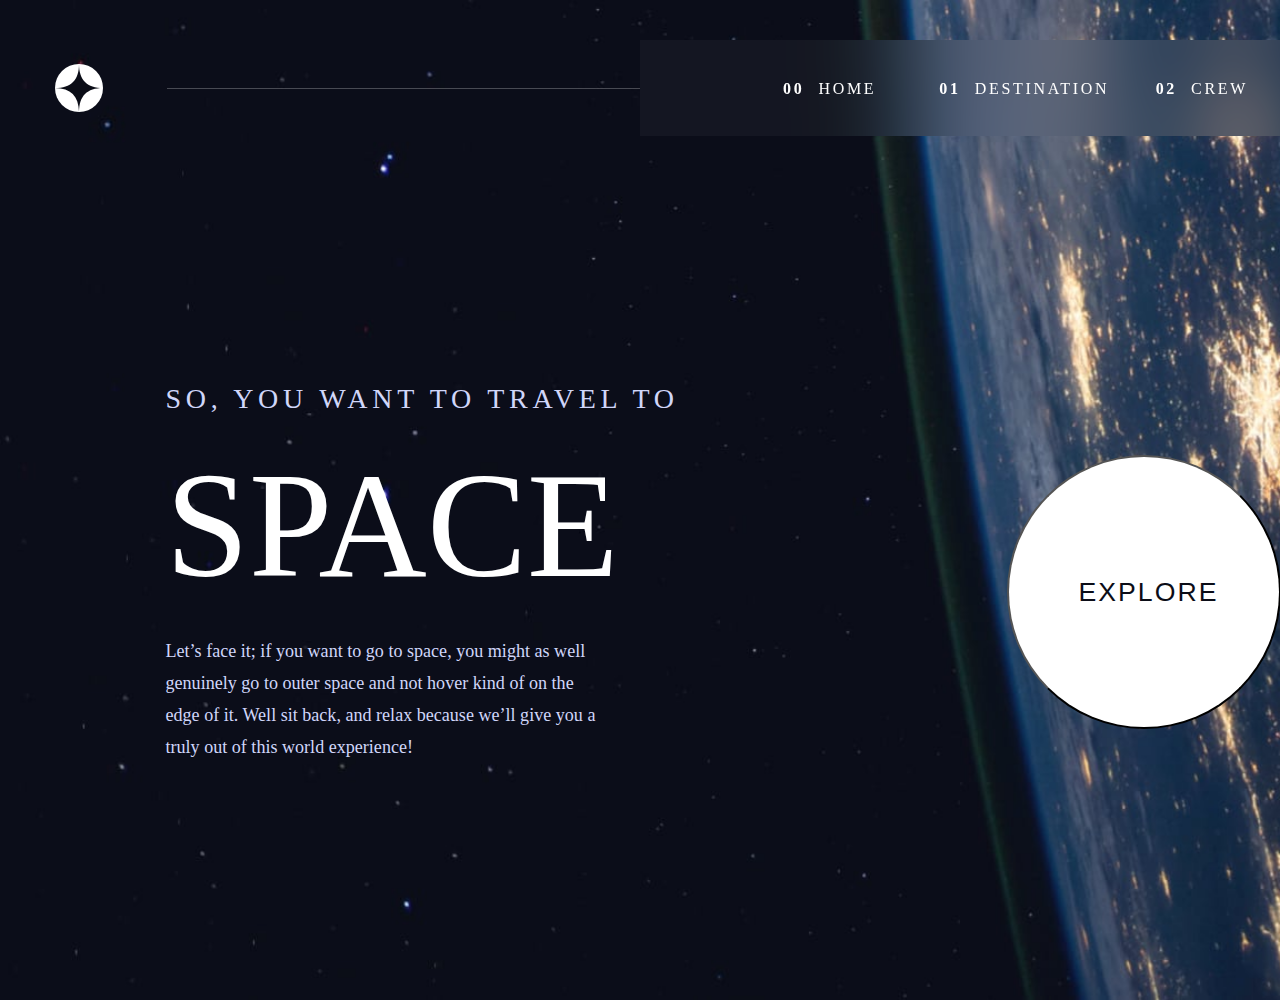
<file: index.html>
<!DOCTYPE html>
<html lang="en">
<head>
  <meta charset="UTF-8">
  <meta name="viewport" content="width=device-width, initial-scale=1.0">
  <title>Space tourism website</title>
  <link rel="stylesheet" href="styles/style.css">
  <script type="module" src="js/script.js"></script>
</head>
<body>

  <button class="mobile-nav-toggle" aria-controls="atributes-nav-links" aria-expanded="false">
    <span class="sr-only"></span>
  </button>

  <nav class="nav-atributes">
    <img id="atributes-shared-logo" src="/assets/shared/logo.svg" alt="Photo of an logo">
    <img id="rectangle-atributes" src="/assets/shared/Rectangle.png" alt="Photo of an rectangle">
    <div class="div-for-nav-links">
    <ul id="atributes-nav-links" data-visible="false">
      <li class="margin-right-lis"><a id="margin-left-first-link" href="index.html"><b id="delete-in-tablet">00</b> Home</a></li>
      <li class="margin-right-lis"><a id="margin-second-link" href="destination.html"><b id="delete-in-tablet">01</b> Destination</a></li>
      <li class="margin-right-lis"><a id="margin-third-link" href="crew.html"><b id="delete-in-tablet">02</b> Crew</a></li>
      <li class="margin-right-lis"><a id="margin-fourth-link" href="technology.html"><b id="delete-in-tablet">03</b> Technology</a></li>
    </ul>
  </div>
  </nav>
<div class="first-page-div-separations">
  <div class="atributes-left-div-fpage">
    <h4 id="h4-fpage">SO, YOU WANT TO TRAVEL TO</h4>
    <h1 id="h1-fpage">SPACE</h1>
    <p id="pleft-fpage">Let’s face it; if you want to go to space, you might as well genuinely go to 
  outer space and not hover kind of on the edge of it. Well sit back, and relax 
  because we’ll give you a truly out of this world experience!
    </p>
  </div>
  <div id="only-for-tablet">
    <button id="atributes-explore"><p id="span-in-explore">EXPLORE</p></button>
  </div>
</div>
<script type="module" src="js/script.js"></script>
</body>
</html>
</file>
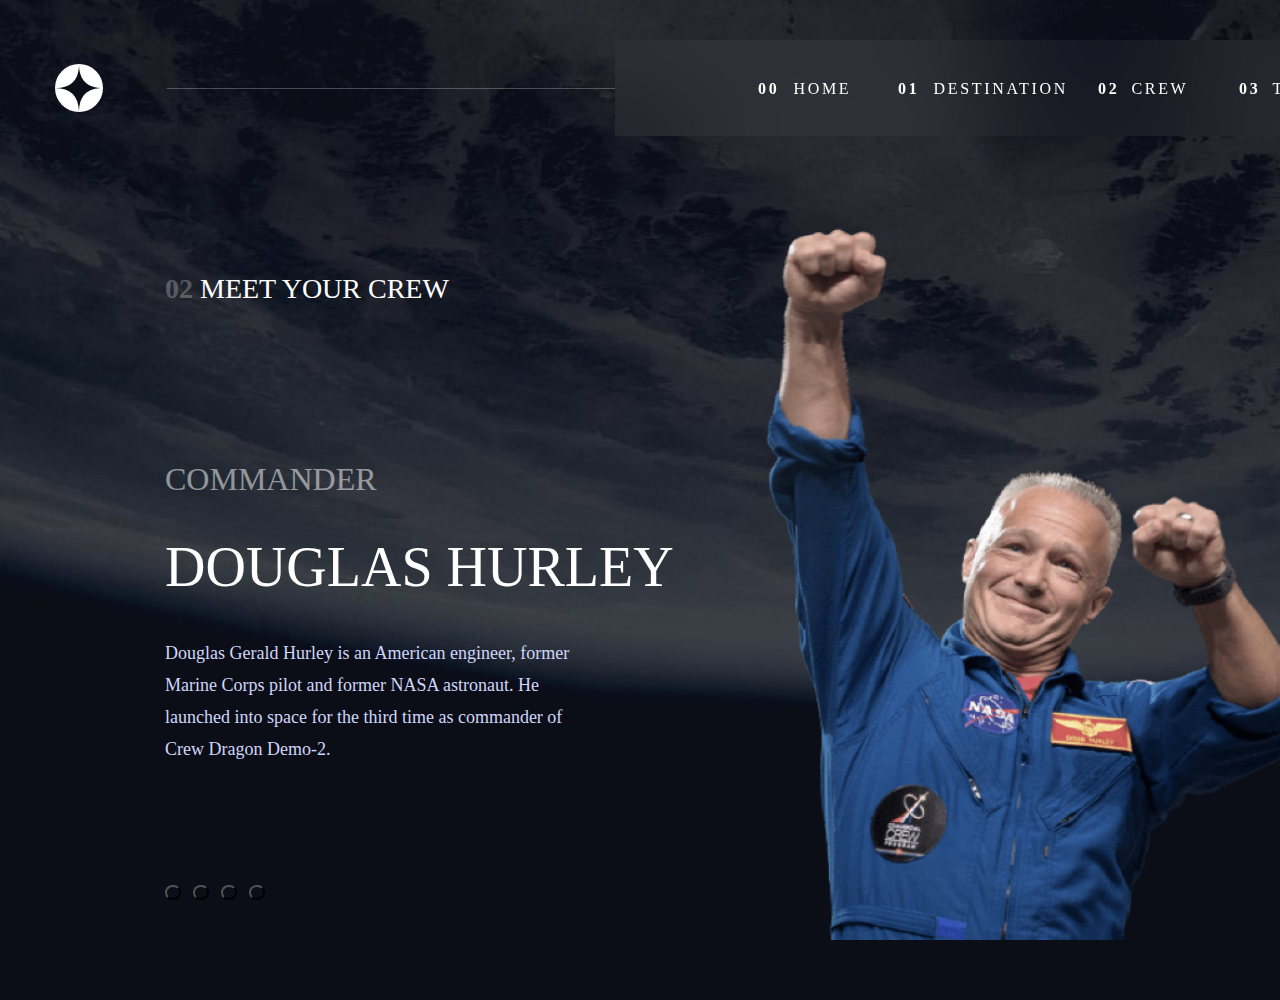
<file: crew.html>
<!DOCTYPE html>
<html lang="en">
<head>
    <meta charset="UTF-8">
    <meta name="viewport" content="width=device-width, initial-scale=1.0">
    <title>Crew</title>
    <link rel="stylesheet" href="styles/crew.css">
    
    <script type="module" src="js/crew.js"></script>
    <script type="module" src="js/script.js" ></script>
</head>
<body>
    <body>

      <button class="mobile-nav-toggle" aria-controls="atributes-nav-links" aria-expanded="false">
        <span class="sr-only"></span>
      </button>

        <nav class="nav-atributes">
            <img id="atributes-shared-logo" src="/assets/shared/logo.svg" alt="Photo of an logo">
            <img id="rectangle-atributes" src="/assets/shared/Rectangle.png" alt="Photo of an rectangle">
            <ul id="atributes-nav-links" data-visible="false">
              <li class="margin-right-lis"><a id="margin-left-first-link" href="index.html"><b id="delete-in-tablet">00</b> Home</a></li>
              <li class="margin-right-lis"><a id="margin-second-link" href="destination.html"><b id="delete-in-tablet">01</b> Destination</a></li>
              <li class="margin-right-lis"><a id="margin-third-link" href="crew.html"><b id="delete-in-tablet">02</b> Crew</a></li>
              <li class="margin-right-lis"><a id="margin-fourth-link" href="technology.html"><b id="delete-in-tablet">03</b> Technology</a></li>
            </ul>
          </nav>
    
          <div class="flex-row-crew">
          <div class="margin-left-from-leftp">
            <div class="atributes-fdiv-left">
              <h5 id="h5-crew"><b id="number-h5-crew">02</b> Meet your crew</h5>
            </div>
            <div class="margin-top-second-div-crew">
                <span id="commander-crew">COMMANDER</span>
                <h1 id="h1-left-div">DOUGLAS HURLEY</h1>
                <p id="paragraph-left-div-crew">Douglas Gerald Hurley is an American engineer, former
                 Marine Corps pilot and former NASA astronaut. He
                  launched into space for the third time as commander of
                   Crew Dragon Demo-2.
                </p>
            </div>
            <div class="frow-crew-buttons">
              <button id="first-button-crew"></button>
              <button id="second-button-crew"></button>
              <button id="third-button-crew"></button>
              <button id="fourth-button-crew"></button>
            </div>
          </div>
          <div>
            <h5 id="h5-crew-hidden-for-desktop"><b id="number-h5-crew">02</b> Meet your crew</h5>
            <img id="crew-members-photos" src="assets/crew/image-douglas-hurley.png" alt="Photo of Mr. Douglas">
          </div>
        </div>
    </body>
</body>
</html>
</file>
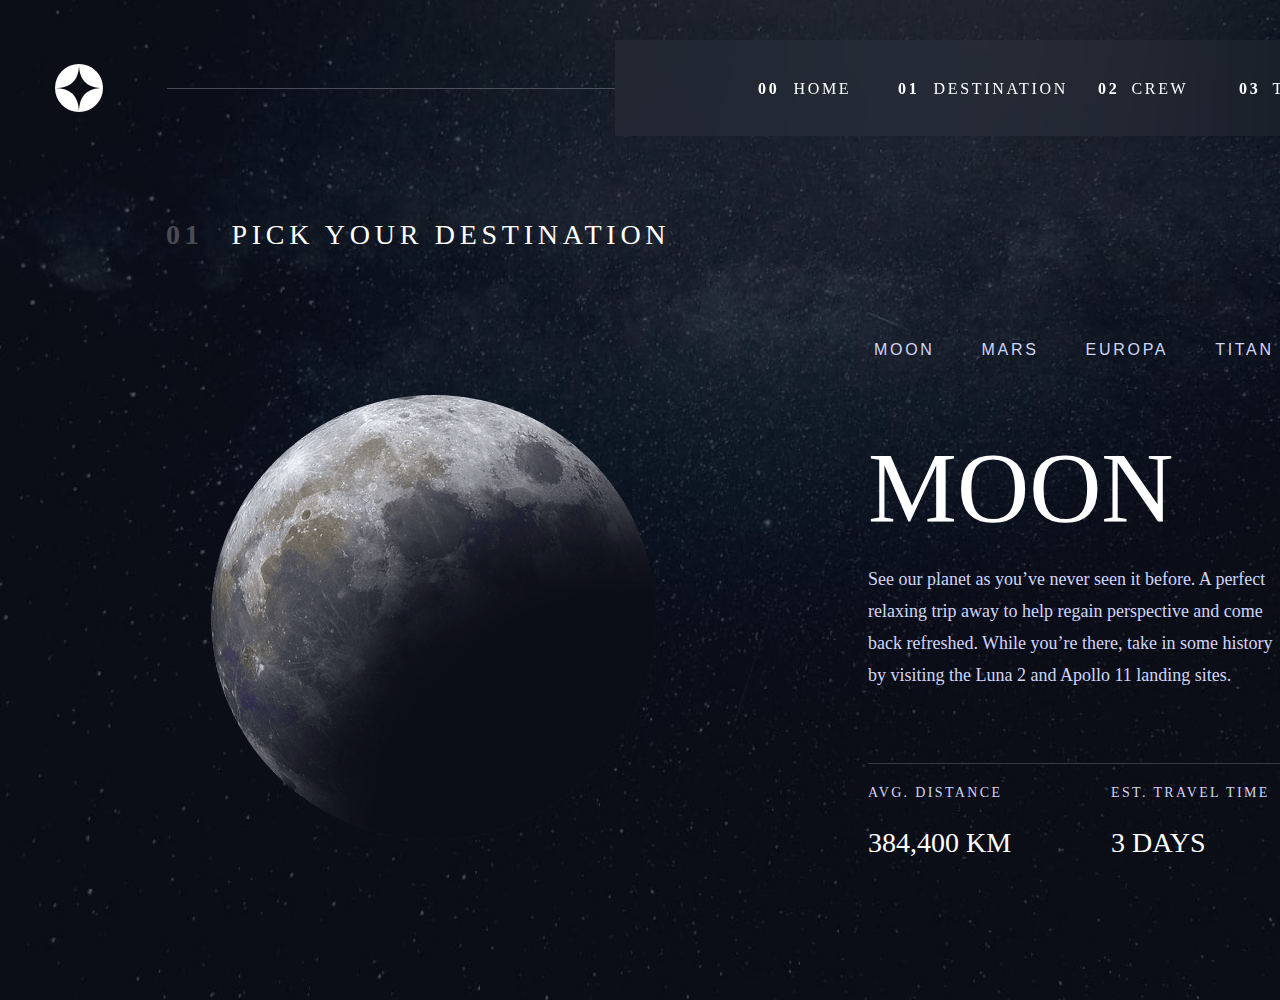
<file: destination.html>
<!DOCTYPE html>
<html lang="en">
<head>
    <meta charset="UTF-8">
    <meta name="viewport" content="width=device-width, initial-scale=1.0">
    <title>Destination</title>
    <link rel="stylesheet" href="/styles/destination.css">
    <script type="module" src="/js/destination.js"></script>
    <script type="module" src="js/script.js" ></script>
</head>
<body>

  <button class="mobile-nav-toggle" aria-controls="atributes-nav-links" aria-expanded="false">
    <span class="sr-only"></span>
  </button>

    <nav class="nav-atributes">
        <img id="atributes-shared-logo" src="/assets/shared/logo.svg" alt="Photo of an logo">
        <img id="rectangle-atributes" src="/assets/shared/Rectangle.png" alt="Photo of an rectangle">
        <ul id="atributes-nav-links" data-visible="false">
          <li class="margin-right-lis"><a id="margin-left-first-link" href="index.html"><b id="delete-in-tablet">00</b> Home</a></li>
          <li class="margin-right-lis"><a id="margin-second-link" href="destination.html"><b id="delete-in-tablet">01</b> Destination</a></li>
          <li class="margin-right-lis"><a id="margin-third-link" href="crew.html"><b id="delete-in-tablet">02</b> Crew</a></li>
          <li class="margin-right-lis"><a id="margin-fourth-link" href="technology.html"><b id="delete-in-tablet">03</b> Technology</a></li>
        </ul>
      </nav>

      <div class="dflex-row-direction">
        <div class="display-flex-and-flex-direction">
          <h5 id="h5-destination"><b id="number-h5-crew">01</b> PICK YOUR DESTINATION</h5>
          <div id="atributes-div-moon">
          <img id="atributes-moon-photo" src="assets/destination/image-moon.png" alt="">
        </div>
        </div>
        <div class="mini-nav-right-part-margin-left">
          <div>
          <nav class="mini-nav">
            <ul class="direction-row-ul-mini-nav">
              <li class="atributes-lists-mini-nav"><button class="text-decoration-none" id="moon" href="">MOON</button></li>
              <li class="atributes-lists-mini-nav"><button class="text-decoration-none" id="mars" href="">MARS</button></li>
              <li class="atributes-lists-mini-nav"><button class="text-decoration-none" id="europa" href="">EUROPA</button></li>
              <li class="atributes-lists-mini-nav"><button class="text-decoration-none" id="titan" href="">TITAN</button></li>
            </ul>
          </nav>
        </div>
        
          <div class="margins-top-moon">
            <span id="h1-moon-destination">MOON</span>
            <p id="paragraph-destination-moon">See our planet as you’ve never seen it before. A perfect
               relaxing trip away to help regain perspective and come
                back refreshed. While you’re there, take in some history
                 by visiting the Luna 2 and Apollo 11 landing sites.</p>
            <img id="rectangle-atributes-moon" src="assets/shared/Rectangle-moon.png" alt="Photo of an rectangle">
            <div class="last-thing-in-right-div">
              <div id="margins-and-others1">
                <p class="atributes-text-moon" id="p1-left">AVG. DISTANCE</p>
                <p class="last-paragraph-moon" id="p2-left">384,400 km</p>
              </div>
              <div id="margins-and-others2">
                <p class="atributes-text-moon" id="p1-right">Est. travel time</p>
                <p class="last-paragraph-moon" id="p2-right">3 days</p>
              </div>
            </div>
          </div>
        </div>
      </div>
</body>
</html>
</file>
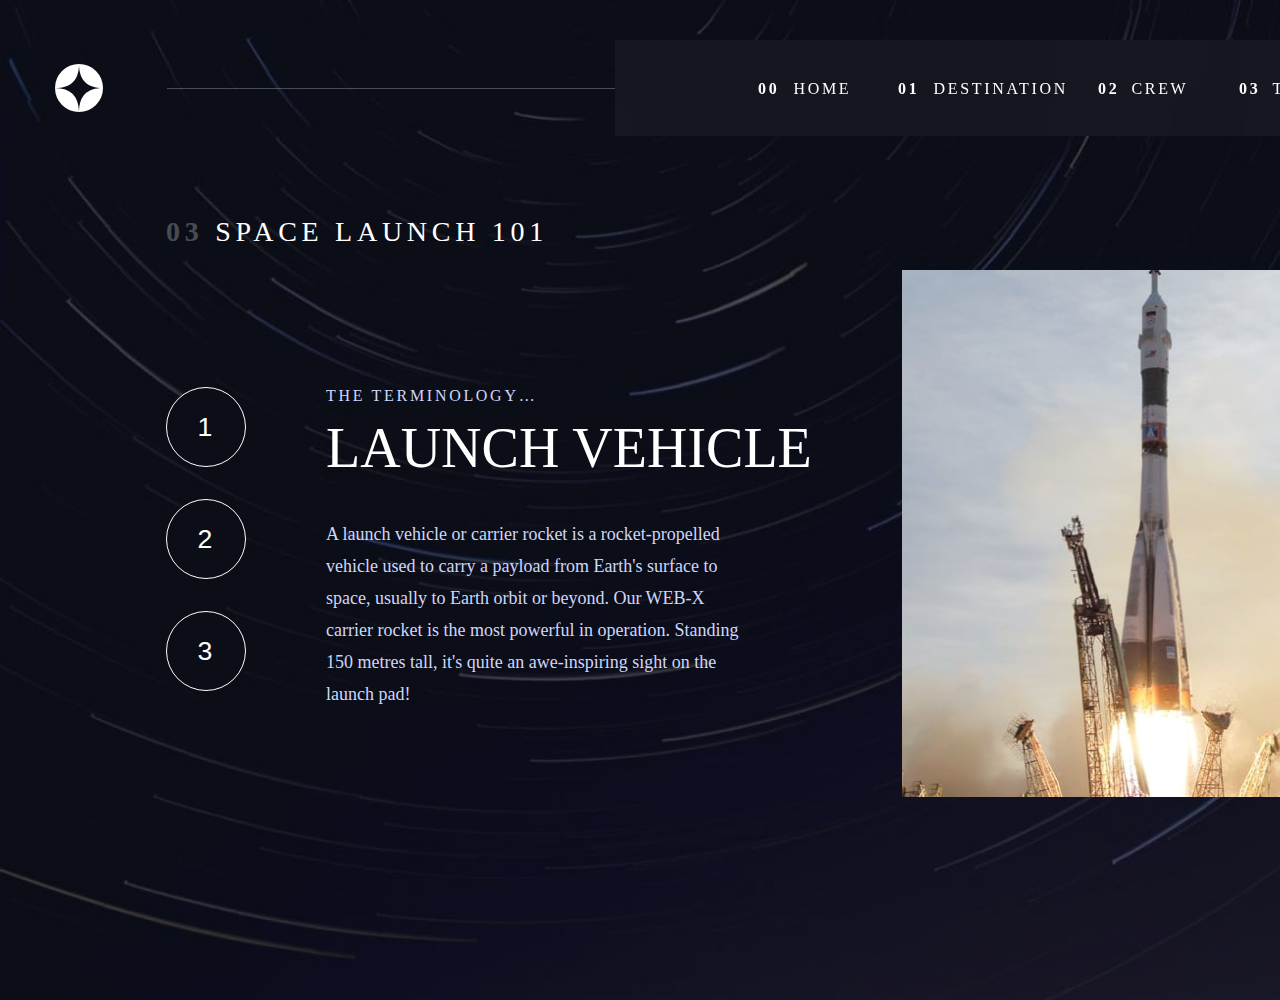
<file: technology.html>
<!DOCTYPE html>
<html lang="en">
<head>
    <meta charset="UTF-8">
    <meta name="viewport" content="width=device-width, initial-scale=1.0">
    <title>Technology</title>
    <link rel="stylesheet" href="styles/technology.css">
    <script type="module" src="js/technology.js"></script>
    <script type="module" src="js/script.js" ></script>
</head>
<body>
    <body>

      <button class="mobile-nav-toggle" aria-controls="atributes-nav-links" aria-expanded="false">
        <span class="sr-only"></span>
      </button>

        <nav class="nav-atributes">
            <img id="atributes-shared-logo" src="/assets/shared/logo.svg" alt="Photo of an logo">
            <img id="rectangle-atributes" src="/assets/shared/Rectangle.png" alt="Photo of an rectangle">
            <ul id="atributes-nav-links" data-visible="false">
              <li class="margin-right-lis"><a id="margin-left-first-link" href="index.html"><b id="delete-in-tablet">00</b> Home</a></li>
              <li class="margin-right-lis"><a id="margin-second-link" href="destination.html"><b id="delete-in-tablet">01</b> Destination</a></li>
              <li class="margin-right-lis"><a id="margin-third-link" href="crew.html"><b id="delete-in-tablet">02</b> Crew</a></li>
              <li class="margin-right-lis"><a id="margin-fourth-link" href="technology.html"><b id="delete-in-tablet">03</b> Technology</a></li>
            </ul>
          </nav>
    
          
          <div class="atributes-fdiv-technology">
            <h5 id="h5-technology"><b id="number-h5-technology">03</b> SPACE LAUNCH 101</h5>
          </div>   
          <div class="drow-technology">
          <div class="flex-row-technology">
            <div class="display-flex-column-buttons">
                <button onclick="changeTheButtonsAspects()" id="button1-techno"><b class="numbers-techno">1</b></button>
                <button id="button2-techno"><b class="numbers-techno">2</b></button>
                <button id="button3-techno"><b class="numbers-techno">3</b></button>
            </div>
            <div class="margin-top-technology-second-div">
                <span id="span-technology">THE TERMINOLOGY…</span>
                <h1 id="h1-technology">LAUNCH VEHICLE</h1>
                <p id="paragraph-technology">A launch vehicle or carrier rocket is a rocket-propelled vehicle used to carry a payload from Earth's surface to space, usually to Earth orbit or beyond. Our WEB-X carrier rocket is the most powerful in operation. Standing 150 metres tall, it's quite an awe-inspiring sight on the launch pad!</p>
            </div>
          </div>

          <div id="atributes-div-photo-techno">
            <img id="rocket-techno" src="assets/technology/image-launch-vehicle-portrait.jpg" alt="Photo of a launching rocket">
        </div>
        </div>
        <script type="module" src="./js/script.js"></script>
        <script type="module" src="./js/technology.js"></script>
</body>
</html>
</file>
<file: styles/style.css>
:root {
  --white: #fff;
  --light-purple: #d0d6f9;
  --light-black: #0b0d17;
}

.nav-atributes {
  display: flex;
  flex-direction: row;
  margin-left: 55px;
  width: 1385px;
  height: 96px;
}

#atributes-shared-logo {
  width: 48px;
  height: 48px;
  margin-top: 64px;
}

#only-for-tablet {
  display: block;
}

#rectangle-atributes {
  width: 473px;
  height: 1px;
  opacity: 0.2515;
  background: var(--white);
  /* justify-content: center;
  align-items: center; */
  margin-top: 88px;
  margin-left: 64px;
  position: relative;
  overflow: visible;
}

body {
  background-image: url("/assets/home/background-home-desktop.jpg");
  background-repeat: no-repeat;
  background-size: cover;
  color: var(--light-black);
  width: 1440px;
  height: 1000px;
  margin: 0;
}

#atributes-nav-links {
  display: flex;
  justify-content: space-between;
  flex-direction: row;
  width: 830px;
  height: 96px;
  background: rgba(255, 255, 255, 0.04);
  backdrop-filter: blur(40.774227142333984px);
  margin-top: 40px;
  /* margin-left: -25px; */
  overflow: hidden;
}

.mobile-nav-toggle {
  display: none;
}

#margin-left-first-link {
  display: flex;
  align-items: center;
  margin-left: 103px;
  letter-spacing: 2.7px;
  line-height: normal;
  height: 19px;
  width: 70px;
  text-decoration: none;
  color: var(--white);
  gap: 14px;
  text-transform: uppercase;
  border: none;
}

#delete-in-tablet {
  text-decoration: none;
  border: none;
}

.margin-right-lis b :hover {
  border: none;
  text-decoration: none;
}

/* ul :active {
  border-bottom: 3px solid #fff;
} */

#margin-second-link {
  display: flex;
  width: 130px;
  height: 19px;
  align-items: center;
  gap: 14px;
  font-size: 1em;
  font-weight: 400;
  font-style: normal;
  line-height: normal;
  letter-spacing: 2.7px;
  text-decoration: none;
  color: var(--white);
  text-transform: uppercase;
  border: none;
}

#delete-in-tablet {
  border: none;
}

#margin-third-link {
  display: flex;
  height: 19px;
  width: 71px;
  align-items: center;
  gap: 14px;
  font-size: 1em;
  color: var(--white);
  font-style: normal;
  text-decoration: none;
  letter-spacing: 2.7px;
  text-transform: uppercase;
  border: none;
}

#margin-fourth-link {
  display: flex;
  height: 19px;
  align-items: center;
  gap: 14px;
  font-size: 1em;
  font-style: normal;
  color: var(--white);
  text-decoration: none;
  letter-spacing: 2.7px;
  width: 127px;
  text-transform: uppercase;
  border: none;
}

.margin-right-lis{
  margin-right: 70px;
  list-style: none;
  margin-top: 39px;
  border: none;
  text-decoration: none;
  /* font-size: 1em;
  font-style: normal;
  font-weight: 400;
  line-height: normal;
  letter-spacing: 2.7px;
  color: #fff; */ 
}

/* Atributes - left div from first page */

.first-page-div-separations {
  display: flex;
  flex-direction: row;
}

.atributes-left-div-fpage {
  margin-top: 250px;
  margin-left: 165.5px;
  width: 450px;
  height: 382px;
}

#h4-fpage {
  color: var(--light-purple);
  font-size: 1.75em;
  font-style: normal;
  font-weight: 400;
  line-height: normal;
  letter-spacing: 4.725px;
  margin-bottom: 0;
  width: 550px;
}

#h1-fpage {
  color: var(--white);
  font-size: 150px;
  font-style: normal;
  font-weight: 400;
  line-height: normal;
  margin-top: 24px;
  margin-bottom: 24px;
}

#pleft-fpage {
  width: 444px;
  color: var(--light-purple);
  font-size: 1.13em;
  font-style: normal;
  font-weight: 400;
  line-height: 32px;
}

#atributes-explore {
  width: 274px;
  height: 274px;
  border-radius: 274px;
  background-color: var(--white);
  margin-top: 359px;
  margin-left: 391px;
  margin-right: 165px;
  margin-bottom: 131px;
}

#span-in-explore {
  color: var(--light-black);
  font-size: 2em;
  font-style: normal;
  line-height: normal;
  letter-spacing: 2px;
  justify-content: center;
  align-items: center;
  text-align: center;
  margin: 118px 62px 118px 64px;
}

ul :hover {
  border-bottom: 3px solid #fff;
}

@media screen and (max-width: 992px) {
 
  body {
    background-image: url("/assets/home/background-home-tablet.jpg");
    background-repeat: no-repeat;
    background-size: cover;
    color: var(--light-black);
    width: 768px;
    height: 1024px;
    margin: 0;
  }

  #margin-third-link {
    width: 50px;
  }

  .nav-atributes {
    display: flex;
    flex-direction: row;
    max-width: 768px;
    justify-content: space-between;
  }

  #atributes-nav-links {
    width: 450px;
    height: 96px;
    margin-left: 0;
  }

  .first-page-div-separations {
    width: 768px;
  }

  #rectangle-atributes {
    display: none;
  }
  
  #margin-left-first-link {
    margin-left: 0px;
    width: 50px;
  }

  .margin-right-lis {
    text-transform: uppercase;
    margin-right: 17px;
  }

  #delete-in-tablet {
    display: none;
  }

  .first-page-div-separations {
    display: flex;
    flex-direction: column;
  }

  .atributes-left-div-fpage {
    position: relative;
    display: flex;
    flex-direction: column;
    justify-content: center;
    align-items: center;
    margin-top: 116px;
    text-align: center;
    width: 100vw;
    height: 380px;
    margin-left: 0;
  }

  #h4-fpage {
    display: flex;
    justify-content: center;
    text-align: center;
    align-items: center;
    font-size: 20px;
    /* width: auto; */
    margin: auto;
  }

  #h1-fpage {
    justify-content: center;
    text-align: center;
    align-items: center;
  }

  #pleft-fpage {
    justify-content: center;
    text-align: center;
    align-items: center;
    margin: auto;
    width: 474px;
  }

  #only-for-tablet {
    width: 100vw;
    justify-content: center;
    display: flex;
  }

  #atributes-explore {
    width: 242px;
    height: 242px;
    display: flex;
    justify-content: center;
    align-items: center;
    margin: 0;
    margin-top: 60px;
  }
}

@media screen and (max-width: 768px){
  body {
    background-image: url("/assets/home/background-home-mobile.jpg");
    background-repeat: no-repeat;
    background-size: cover;
    color: var(--light-black);
    width: 375px;
    height: 100vh;
    margin: 0;
  }

  #atributes-shared-logo {
    margin-top: 44px;
  }

  .nav-atributes {
    width: 375px;
  }

  #atributes-nav-links {
    position: fixed;
    z-index: 1000;
    inset: 0 0 0 30%;
    flex-direction: column;
    padding: min(30vh, 10rem) 2em;
    background-color: hsl(0, 0%, 100%, 0.1);
    backdrop-filter: blur(1rem);
    margin: 0px;
    height: 100vh;
    transform: translateX(100%);
  }

  #atributes-nav-links[data-visible="true"] {
    transform: translateX(0%);
  }

  #margin-left-first-link {
    margin-left: 0px;
  }

  #only-for-tablet {
    display: flex;
    justify-content: center;
  }

  .delete-in-tablet {
    display: block;
  }

  .mobile-nav-toggle {
    position: absolute;
    z-index: 9999;
    background: url("/assets/shared/icon-hamburger.svg");
    background-repeat: no-repeat;
    border: 0;
    cursor: pointer;
    width: 24px;
    height: 21px;
    aspect-ratio: 1;
    top: 2rem;
    right: 2rem;
    display: block;
  }

  .first-page-div-separations {
    display: flex;
    flex-direction: column;
    align-items: center;
    justify-content: center;
    width: 100vw;
  }

  .atributes-left-div-fpage {
    width: 327px;
    display: flex;
    flex-direction: column;
    justify-content: center;
    gap: 16px;
    align-items: center;
    margin-left: 0;
    margin-top: 25px;
  }

  #h4-fpage {
    display: flex;
    justify-content: center;
    align-items: center;
    font-size: 16px;
    font-weight: 400;
    font-style: normal;
    width: 350px;
    margin-top: 0;
    margin-bottom: 0px;
  }

  #h1-fpage {
    font-size: 80px;
    line-height: 100px;
    text-align: center;
    margin-top: 0;
    margin-bottom: 0;
  }

  #pleft-fpage {
    margin: 0;
    font-size: 15px;
    /* text-align: center; */
    line-height: 25px;
    width: 327px;
    font-weight: 400;
    font-family: sans-serif;
    margin-top: 0;
  }

  #atributes-explore {
    width: 150px;
    height: 150px;
    display: flex;
    justify-content: center;
    align-items: center;
    margin-left: 0;
    margin-right: 0;
    margin-top: 14px;
  }

  #span-in-explore {
    font-size: 20px;
    font-style: normal;
    font-weight: 400;
    line-height: normal;
  }
}
</file>
<file: styles/crew.css>
:root {
    --white: #fff;
    --light-purple: #d0d6f9;
    --light-black: #0b0d17;
  }
  
  .nav-atributes {
    display: flex;
    flex-direction: row;
    margin-left: 55px;
    width: 1385px;
    height: 96px;
  }
  
  #atributes-shared-logo {
    width: 48px;
    height: 48px;
    margin-top: 64px;
  }
  
  #rectangle-atributes {
    width: 473px;
    height: 1px;
    opacity: 0.2515;
    background: var(--white);
    /* justify-content: center;
    align-items: center; */
    margin-top: 88px;
    margin-left: 64px;
    overflow: visible;
  }
  
  body {
    background: url("/assets/crew/background-crew-desktop.jpg"), lightgray 0px 0px / 100% 100% no-repeat;
    /* background-image: url("/assets/shared/Bitmap.png"); */
    background-repeat: no-repeat;
    background-size: cover;
    color: var(--light-black);
    /* opacity: 0.2474; */
    width: 1440px;
    height: 1000px;
    margin: 0;
  }
  
  .mobile-nav-toggle {
    display: none;
  }

  #atributes-nav-links {
    display: flex;
    flex-direction: row;
    width: 830px;
    height: 96px;
    background: rgba(255, 255, 255, 0.04);
    backdrop-filter: blur(40.774227142333984px);
    margin-top: 40px;
    margin-left: -25px;
    overflow: visible;
  }
  
  .margin-right-lis {
    text-transform: uppercase;
  }

  #margin-left-first-link {
    display: flex;
    align-items: center;
    margin-left: 103px;
    letter-spacing: 2.7px;
    line-height: normal;
    height: 19px;
    width: 70px;
    text-decoration: none;
    color: var(--white);
    gap: 14px;
    border: none;
  }
  
  #margin-second-link {
    display: flex;
    width: 130px;
    height: 19px;
    padding-right: 0px;
    align-items: center;
    gap: 14px;
    font-size: 1em;
    font-weight: 400;
    font-style: normal;
    line-height: normal;
    letter-spacing: 2.7px;
    text-decoration: none;
    color: var(--white);
    border: none;
  }
  
  #margin-third-link {
    display: flex;
    height: 19px;
    width: 71px;
    align-items: center;
    gap: 12px;
    font-size: 1em;
    color: var(--white);
    text-decoration: none;
    letter-spacing: 2.7px;
    border: none;
  }
  
  #margin-fourth-link {
    display: flex;
    height: 19px;
    align-items: center;
    gap: 12px;
    font-size: 1em;
    font-style: normal;
    color: var(--white);
    text-decoration: none;
    letter-spacing: 2.7px;
    width: 127px;
    border: none;
  }
  
  .margin-right-lis{
    margin-right: 70px;
    list-style: none;
    margin-top: 39px;
  }

/* Here we have left-div */

  .flex-row-crew {
    display: flex;
    flex-direction: row;
  }

  .margin-left-from-leftp {
    margin-left: 165px;
    margin-top: 130px;
    width: 518px;
  }

  #h5-crew-hidden-for-desktop {
    display: none;
  }

  #h5-crew {
    color: var(--white);
    font-size: 28px;
    font-style: normal;
    font-weight: 400;
    line-height: normal;
    letter-spacing: 4.725;
    text-transform: uppercase;
  }

  #number-h5-crew {
    color: var(--white);
    opacity: 0.25;
    font-weight: 700;
  }

  .atributes-fdiv-left {
    width: 286px;
    height: 34px;
    gap: 24px;
    padding-right: 0px;
  }

  #commander-crew {
    color: var(--white);
    font-size: 2em;
    font-style: normal;
    font-weight: 400;
    line-height: normal;
    text-transform: uppercase;
    opacity: 0.5042;
    margin-top: 154px;
  }

  .margin-top-second-div-crew {
    margin-top: 154px;
  }

  #h1-left-div {
    color: var(--white);
    font-size: 56px;
    font-style: normal;
    font-weight: 400;
    line-height: normal;
    text-transform: uppercase;
  }

  #paragraph-left-div-crew {
    width: 432px;
    font-size: 18px;
    font-style: normal;
    line-height: 32px;
    font-weight: 400;
    color: var(--light-purple);
  }

  #crew-members-photos {
    width: 556px;
    height: 712px;
    margin-top: 132px;
    margin-left: 82px;
  }

  .frow-crew-buttons {
    display: flex;
    flex-direction: row;
    width: 132px;
    height: 15px;
    gap: 12px;
    margin-top: 120px;
  }  

  #first-button-crew {
    border-radius: 7.5px;
    background-color: var(--light-black);
    cursor: pointer;
  }

  #second-button-crew {
    border-radius: 7.5px;
    background-color: var(--light-black);
    cursor: pointer;
  }

  #third-button-crew {
    border-radius: 7.5px;
    background-color: var(--light-black);
    cursor: pointer;
  }

  #fourth-button-crew {
    border-radius: 7.5px;
    background-color: var(--light-black);
    cursor: pointer;
  }

  #delete-in-tablet {
    border: none;
  }

  ul :hover {
    border-bottom: 3px solid #fff;
  }

  @media screen and (max-width: 992px) {
    body {
      background: url("/assets/crew/background-crew-tablet.jpg"), lightgray 0px 0px / 100% 100% no-repeat;
      background-repeat: no-repeat;
      background-size: cover;
      color: var(--light-black);
      width: 768px;
      height: 1024px;
      margin: 0;
    }

    #delete-in-tablet {
      display: none;
    }

    #rectangle-atributes {
      display: none;
    }

    .margin-right-lis {
      text-transform: uppercase;
    }

    #atributes-nav-links {
      width: 450px;
      height: 96px;
      margin-left: 0;
    }

    .nav-atributes {
      display: flex;
      flex-direction: row;
      max-width: 768px;
      justify-content: space-between;
    }

    #margin-left-first-link {
      margin-left: 0px;
      width: 50px;
    }

    .margin-right-lis {
      margin-right: 17px;
    }

    #margin-third-link {
      width: 50px;
    }

    .dflex-row-direction {
      display: flex;
      flex-direction: column;
      width: 100vw;
    }

    .flex-row-crew {
      display: flex;
      flex-direction: column;
      width: 100vw;
    }
    
    .margin-left-from-leftp {
      width: 100vw;
      margin-left: auto;
      margin-top: 10px;
    }

    #h5-crew {
      justify-content: flex-start;
      margin-left: 38px;
      width: 204px;
      font-size: 20px;
    }

    #commander-crew {
      display: flex;
      justify-content: center;
      margin-top: 0px;
    }

    #h1-left-div {
      display: flex;
      justify-content: center;
    }

    #paragraph-left-div-crew {
      width: 498px;
      display: flex;
      justify-content: center;
      align-items: center;
      text-align: center;
      margin: auto;
    }

    .frow-crew-buttons {
      justify-content: center;
      margin: auto;
      margin-top: 40px;
    }

    .margin-top-second-div-crew {
      margin-top: 60px;
    }

    #crew-members-photos {
      width: 456px;
      height: 572px;
      display: flex;
      justify-content: center;
      margin: auto;
      margin-top: 40px;
    }
}

@media screen and (max-width: 768px) and (min-width: 280px){
  body {
    background-image: url("/assets/crew/background-crew-mobile.jpg"), lightgray 0px 0px / 100% 100% no-repeat;
    background-repeat: no-repeat;
    background-size: cover;
    color: var(--light-black);
    width: 327px;
    height: 850px;
    margin: 0;
  }

  #atributes-shared-logo {
    margin-top: 44px;
  }

  .nav-atributes {
    width: 375px;
  }

  #atributes-nav-links {
    position: fixed;
    z-index: 1000;
    inset: 0 0 0 30%;
    flex-direction: column;
    padding: min(30vh, 10rem) 2em;
    background-color: hsl(0, 0%, 100%, 0.1);
    backdrop-filter: blur(1rem);
    margin: 0px;
    height: 100vh;
    transform: translateX(100%);
  }

  #atributes-nav-links[data-visible="true"] {
    transform: translateX(0%);
  }

  #margin-left-first-link {
    margin-left: 0px;
  }

  #delete-in-tablet {
    display: block;
  }

  .mobile-nav-toggle {
    position: fixed;
    z-index: 9999;
    background: url("/assets/shared/icon-hamburger.svg");
    background-repeat: no-repeat;
    border: 0;
    cursor: pointer;
    width: 24px;
    height: 21px;
    aspect-ratio: 1;
    top: 2rem;
    right: 2rem;
    display: block;
  }

  .flex-row-crew {
    flex-direction: column-reverse;
  }

  .margin-left-from-leftp {
    display: flex;
    flex-direction: column-reverse;
    margin-top: 0;
  }

  #h5-crew-hidden-for-desktop {
    display: flex;
    justify-content: center;
    gap: 16px;
    font-size: 16px;
    font-style: normal;
    font-weight: 400;
    line-height: normal;
    color: var(--white);
    text-transform: uppercase;
    letter-spacing: 2.7px;
  }

  #h5-crew {
    display: none;
  }

  #crew-members-photos {
    width: 177px;
    height: 222px;
    display: flex;
    justify-content: center;
    margin: auto;
  }

  .margin-top-second-div-crew {
    margin-top: 40px;
  }

  #commander-crew {
    display: flex;
    justify-content: center;
    align-items: center;
    text-align: center;
    font-size: 16px;
    font-weight: 400;
    font-style: normal;
  }

  #h1-left-div {
    display: flex;
    justify-content: center;
    text-align: center;
    font-size: 24px;
    font-weight: 400;
    font-style: normal;
  }

  #paragraph-left-div-crew {
    display: flex;
    justify-content: center;
    align-items: center;
    text-align: center;
    text-align: center;
    font-weight: 400;
    font-style: normal;
    font-size: 15px;
    line-height: 25px;
    width: 327px;
  }
}
</file>
<file: styles/destination.css>
:root {
    --white: #fff;
    --light-purple: #d0d6f9;
    --light-black: #0b0d17;
  }
  
  .nav-atributes {
    display: flex;
    flex-direction: row;
    margin-left: 55px;
    width: 1385px;
    height: 96px;
  }
  
  #atributes-shared-logo {
    width: 48px;
    height: 48px;
    margin-top: 64px;
  }
  
  #rectangle-atributes {
    width: 473px;
    height: 1px;
    opacity: 0.2515;
    background: var(--white);
    /* justify-content: center;
    align-items: center; */
    margin-top: 88px;
    margin-left: 64px;
    overflow: visible;
  }
  
  body {
    background: url("/assets/destination/background-destination-desktop.jpg"), lightgray 0px 0px / 100% 100% no-repeat;
    /* background-image: url("/assets/shared/Bitmap.png"); */
    background-repeat: no-repeat;
    background-size: cover;
    color: var(--light-black);
    /* opacity: 0.2474; */
    width: 1440px;
    height: 1000px;
    margin: 0;
  }
  
  .mobile-nav-toggle {
    display: none;
  }

  #atributes-nav-links {
    display: flex;
    flex-direction: row;
    width: 830px;
    height: 96px;
    background: rgba(255, 255, 255, 0.04);
    backdrop-filter: blur(40.774227142333984px);
    margin-top: 40px;
    margin-left: -25px;
    overflow: visible;
  }
  
  .margin-right-lis {
    text-transform: uppercase;
  }

  #margin-left-first-link {
    display: flex;
    align-items: center;
    margin-left: 103px;
    letter-spacing: 2.7px;
    line-height: normal;
    height: 19px;
    width: 70px;
    text-decoration: none;
    color: var(--white);
    gap: 14px;
    border: none;
  }
  
  #margin-second-link {
    display: flex;
    width: 130px;
    height: 19px;
    padding-right: 0px;
    align-items: center;
    gap: 14px;
    font-size: 1em;
    font-weight: 400;
    font-style: normal;
    line-height: normal;
    letter-spacing: 2.7px;
    text-decoration: none;
    color: var(--white);
    border: none;
  }
  
  #margin-third-link {
    display: flex;
    height: 19px;
    width: 71px;
    align-items: center;
    gap: 12px;
    font-size: 1em;
    color: var(--white);
    text-decoration: none;
    letter-spacing: 2.7px;
    border: none;
  }
  
  #margin-fourth-link {
    display: flex;
    height: 19px;
    align-items: center;
    gap: 12px;
    font-size: 1em;
    font-style: normal;
    color: var(--white);
    text-decoration: none;
    letter-spacing: 2.7px;
    width: 127px;
    border: none;
  }
  
  .margin-right-lis{
    margin-right: 70px;
    list-style: none;
    margin-top: 39px;
  }

  /* Destionation divs */

  #h5-destination{
    display: inline-flex;
    padding-right: 0;
    align-items: flex-start;
    gap: 28px;
    position: relative;
    font-size: 28px;
    font-weight: 400;
    line-height: normal;
    letter-spacing: 4.725px;
    text-transform: uppercase;
    color: var(--white);
    margin-left: 166px;
    margin-top: 123px;
    width: 1002px;
    height: 34px;
  }

  .dflex-row-direction {
    display: flex;
    flex-direction: row;
  }

  .display-flex-and-flex-direction{
    display: flex;
    flex-direction: column;
    height: 685px;
    width: 685px;
  }

  #atributes-moon-photo{
    height: 445px;
    width: 445px;
    margin-top: 97px;
    margin-left: 100px;
  }

  #atributes-div-moon {
    width: 678px;
    height: 678px;
    margin-left: 111px;
  }

  /* mini nav in destination */

  .mini-nav {
    width: 285.5px;
    height: 34px;
    display: flex;
    flex-direction: row;
  }

  .atributes-lists-mini-nav {
    color: var(--light-purple);
    margin-right: 35px;
  }

  .text-decoration-none {
    text-decoration: none;
    font-size: 1em;
    color: var(--light-purple);
    font-style: normal;
    font-weight: 400;
    line-height: normal;
    letter-spacing: 2.7px;
    background: none;
    border: none;
    cursor: pointer;
  }

  .direction-row-ul-mini-nav {
    display: flex;
    flex-direction: row;
    margin-top: 244px;
    list-style: none;
  }

  .mini-nav-right-part-margin-left {
    margin-left: 143px;
    width: 445px;
    height: 472px;
  } 

  #number-h5-crew {
    color: var(--white);
    opacity: 0.25;
    font-weight: 700;
  }

  /* destination Moon */

  #paragraph-destination-moon{
    color: var(--light-purple);
    font-size: 18px;
    font-style: normal;
    font-weight: 400;
    line-height: 32px;
  }

  #h1-moon-destination {
    font-size: 100px;
    font-style: normal;
    font-weight: 400;
    line-height: normal;
    color: var(--white);
  }

  .atributes-right-div {
    width: 445px;
    height: 472px;
    display: flex;
    flex-direction: column;
  }

  .margins-top-moon {
    margin-top: 300px;
    margin-left: 40px;
  }

  #rectangle-atributes-moon {
    margin-top: 54px;
  }

  .last-thing-in-right-div {
    display: flex;
    flex-direction: row;
    margin-top: 30px;
  }
  
  .atributes-text-moon {
    color: var(--light-purple);
    font-size: 14px;
    font-style: normal;
    font-weight: 400;
    line-height: normal;
    letter-spacing: 2.362px;
    text-transform: uppercase;
  }

  #margins-and-others1 {
    width: 173px;
    height: 61px;
    display: flex;
    flex-direction: column;
    justify-content: center;
    gap: 12px;
    margin-bottom: 0px;
  } 

  #margins-and-others2 {
    width: 172px;
    height: 61px;
    display: flex;
    flex-direction: column;
    justify-content: center;
    gap: 12px;
    margin-left: 80px;
  }

  .last-paragraph-moon {
    margin-top: 0px;
    color: var(--white);
    font-size: 28px;
    font-style: normal;
    font-weight: 400;
    text-transform: uppercase;
  }

  #delete-in-tablet {
    border: none;
  }

  ul :hover {
    border-bottom: 3px solid #fff;
  }

  @media screen and (max-width: 992px) {
    body {
      background: url("/assets/destination/background-destination-tablet.jpg"), lightgray 0px 0px / 100% 100% no-repeat;
      background-repeat: no-repeat;
      background-size: cover;
      color: var(--light-black);
      width: 768px;
      height: 100vh;
      margin: 0;
    }

    #delete-in-tablet {
      display: none;
    }

    .margin-right-lis {
      text-transform: uppercase;
      margin-right: 17px;
    }

    #rectangle-atributes {
      display: none;
    }

    #atributes-nav-links {
      width: 450px;
      height: 96px;
      margin-left: 0;
    }

    #margin-left-first-link {
      margin-left: 0px;
      width: 50px;
    }

    .dflex-row-direction {
      display: flex;
      flex-direction: column;
      width: 100vw;
    }

    #h5-destination {
      width: 372px;
      height: 24px;
      font-size: 20px;
      font-style: normal;
      font-weight: 400;
      letter-spacing: 3.375px;
      margin-left: 50px;
    }

    .display-flex-and-flex-direction {
      width: 100vw;
      height: 450px;
    }

    #atributes-moon-photo {
      display: flex;
      width: 300px;
      height: 300px;
      justify-content: center;
      align-items: center;
    }

    .direction-row-ul-mini-nav {
      display: flex;
      align-items: center;
      text-align: center;
      justify-content: center;
      margin-top: 200px;
    }

    #moon {
      font-size: 16px;
      margin-left: none;
    }

    #mars {
      font-size: 16px;
    }

    #europa {
      font-size: 16px;
    }

    #titan {
      font-size: 16px;
    }

    .mini-nav-right-part-margin-left {
      justify-content: center;
      align-items: center;
      margin: auto;
      width: 500px;
      height: 700px;
    }

    #h1-moon-destination {
      font-size: 80px;
      display: block;
      text-align: center;
      margin: auto;
      width: 543px;
    }

    #paragraph-destination-moon {
      display: block;
      text-align: center;
      width: 543px;
      justify-content: center;
      align-items: center;
      font-weight: 400;
      font-style: normal;
      font-size: 16px;
      line-height: 28px;
    }

    .last-thing-in-right-div {
      width: 543px;
      align-items: center;
      justify-content: center;
    }

    #atributes-div-moon {
      width: 457px;
      height: 457px;
      justify-content: center;
      align-items: center;
      margin: auto;
    }

    .mini-nav {
      width: 543px;
      display: block;
      justify-content: center;
      align-items: center;
      /* margin: auto; */
      
    }

    .margins-top-moon {
      justify-content: center;
      align-items: center;
      margin: auto;
      width: 500px;
      margin-top: 0;
    }

    .margins-top-moon {
      margin-top: 0px;
    }

    #rectangle-atributes-moon {
      width: 543px;
      justify-content: center;
      align-items: center;
    }

    #p1-left {
      font-size: 14px;
      font-weight: 400;
      text-align: center;
    }

    #p2-left {
      text-align: center;
      font-size: 28px;
      font-weight: 400;
    }

    #p1-right {
      font-size: 14px;
      font-weight: 400;
      text-align: center;
    }

    #p2-right {
      text-align: center;
      font-size: 28px;
      font-weight: 400;
    }

    .nav-atributes {
      display: flex;
      flex-direction: row;
      max-width: 768px;
      justify-content: space-between;
    }
  }

  @media screen and (max-width: 768px) and (min-width: 280px){
    body {
      background-image: url("/assets/destination/background-destination-mobile.jpg"), lightgray 0px 0px / 100% 100% no-repeat;
      background-repeat: no-repeat;
      background-size: cover;
      color: var(--light-black);
      width: 375px;
      height: 850px;
      margin: 0;
    }
  
    #atributes-shared-logo {
      margin-top: 44px;
    }
  
    .nav-atributes {
      width: 375px;
    }
  
    #atributes-nav-links {
      position: fixed;
      z-index: 1000;
      inset: 0 0 0 30%;
      flex-direction: column;
      padding: min(30vh, 10rem) 2em;
      background-color: hsl(0, 0%, 100%, 0.1);
      backdrop-filter: blur(1rem);
      margin: 0px;
      height: 100vh;
      transform: translateX(100%);
    }
  
    #atributes-nav-links[data-visible="true"] {
      transform: translateX(0%);
    }
  
    #margin-left-first-link {
      margin-left: 0px;
    }
  
    #delete-in-tablet {
      display: block;
    }
  
    .mobile-nav-toggle {
      position: absolute;
      z-index: 9999;
      background: url("/assets/shared/icon-hamburger.svg");
      background-repeat: no-repeat;
      border: 0;
      cursor: pointer;
      width: 24px;
      height: 21px;
      aspect-ratio: 1;
      top: 2rem;
      right: 2rem;
      display: block;
    }

    .display-flex-and-flex-direction {
      width: 375px;
      display: flex;
      justify-content: center;
      margin: auto;
      align-items: center;
      height: 300px;
    }

    #h5-destination {
      display: flex;
      justify-content: center;
      align-items: center;
      text-align: center;
      gap: 18px;
      width: 342px;
      height: 20px;
      font-size: 16px;
      font-weight: 400;
      font-style: normal;
      margin: auto;
      margin-top: 24px;
    }

    #atributes-moon-photo {
      width: 170px;
      height: 170px;
      display: flex;
      justify-content: center;
      align-items: center;
      margin: auto;
      
    }

    #atributes-div-moon {
      width: 300px;
      height: 300px;
      margin-top: 32px;
    }

    .direction-row-ul-mini-nav {
      margin-top: 0;
      display: flex;
      justify-content: center;
      align-items: center;
      margin: auto;
      margin-left: 0;
      width: 227px;
    }

    .mini-nav {
      width: 300px;
      height: 28px;
      display: flex;
      justify-content: center;
      align-items: center;
      margin: auto;
    }

    #moon {
      font-size: 14px;
      font-weight: 400;
      font-style: normal;
      width: 35px;
    }

    #mars {
      font-size: 14px;
      font-weight: 400;
      font-style: normal;
      width: 35px;
      margin-left: 0;
    }

    #europa {
      font-size: 14px;
      font-weight: 400;
      font-style: normal;
      width: 45px;
    }

    #titan {
      font-size: 14px;
      font-weight: 400;
      font-style: normal;
      width: 35px;
    }

    .mini-nav-right-part-margin-left {
      width: 375px;
      display: flex;
      flex-direction: column;
      justify-content: center;
    }

    .margins-top-moon {
      width: 327px;
    }

    #h1-moon-destination {
      width: 200px;
      font-size: 56px;
      font-weight: 400;
      font-style: normal;
      text-align: center;
      margin: auto;
    }

    #paragraph-destination-moon {
      width: 327px;
      font-size: 15px;
      text-align: center;
      font-weight: 400;
      font-style: normal;
      line-height: 25px;
    }

    .mini-nav-right-part-margin-left {
      height: 450px;
    }

    #rectangle-atributes-moon {
      width: 327px;
      margin-top: 32px;
    }

    .last-thing-in-right-div {
      width: 327px;
      display: flex;
      flex-direction: column;
    }

    .atributes-text-moon {
      display: flex;
      justify-content: center;
      margin: auto;
      align-items: ce;
    }

    #margins-and-others1 {
      width: auto;
      margin-bottom: 20px;
    }

    #margins-and-others2 {
      margin-left: 0;
      width: auto;
    }

    #p1-left {
      font-size: 14px;
      font-weight: 400;
      font-style: normal;
      text-align: center;
      width: 216px;
      display: flex;
      margin: auto;
      justify-content: center;
    }

    #p2-left {
      width: 216px;
      font-size: 28px;
      font-style: normal;
      font-weight: 400;
    }

    #p1-right {
      width: 220px;
      text-align: center;
      font-size: 14px;
      font-style: normal;
      font-weight: 400;
    }

    #p2-right {
      width: 220px;
      text-align: center;
      font-size: 28px;
      font-weight: 400;
      line-height: normal;
      font-style: normal;
    }
  }
</file>
<file: styles/technology.css>
:root {
    --white: #fff;
    --light-purple: #d0d6f9;
    --light-black: #0b0d17;
  }
  
  .nav-atributes {
    display: flex;
    flex-direction: row;
    margin-left: 55px;
    width: 1385px;
    height: 96px;
  }
  
  #atributes-shared-logo {
    width: 48px;
    height: 48px;
    margin-top: 64px;
  }
  
  #rectangle-atributes {
    width: 473px;
    height: 1px;
    opacity: 0.2515;
    background: var(--white);
    /* justify-content: center;
    align-items: center; */
    margin-top: 88px;
    margin-left: 64px;
    overflow: visible;
  }
  
  body {
    background: url("/assets/technology/background-technology-desktop.jpg"), lightgray 0px 0px / 100% 100% no-repeat;
    background-repeat: no-repeat;
    background-size: cover;
    color: var(--light-black);
    width: 1440px;
    height: 1000px;
    margin: 0;
  }

  .mobile-nav-toggle {
    display: none;
  }
  
  #atributes-nav-links {
    display: flex;
    flex-direction: row;
    width: 830px;
    height: 96px;
    background: rgba(255, 255, 255, 0.04);
    backdrop-filter: blur(40.774227142333984px);
    margin-top: 40px;
    margin-left: -25px;
    overflow: visible;
  }
  
  #margin-left-first-link {
    display: flex;
    align-items: center;
    margin-left: 103px;
    letter-spacing: 2.7px;
    line-height: normal;
    height: 19px;
    width: 70px;
    text-decoration: none;
    color: var(--white);
    gap: 14px;
    border: none;
  }
  
  #margin-second-link {
    display: flex;
    width: 130px;
    height: 19px;
    padding-right: 0px;
    align-items: center;
    gap: 14px;
    font-size: 1em;
    font-weight: 400;
    font-style: normal;
    line-height: normal;
    letter-spacing: 2.7px;
    text-decoration: none;
    color: var(--white);
    border: none;
  }
  
  #margin-third-link {
    display: flex;
    height: 19px;
    width: 71px;
    align-items: center;
    gap: 12px;
    font-size: 1em;
    color: var(--white);
    text-decoration: none;
    letter-spacing: 2.7px;
    border: none;
  }
  
  #margin-fourth-link {
    display: flex;
    height: 19px;
    align-items: center;
    gap: 12px;
    font-size: 1em;
    font-style: normal;
    color: var(--white);
    text-decoration: none;
    letter-spacing: 2.7px;
    width: 127px;
    border: none;
  }
  
  .margin-right-lis{
    margin-right: 70px;
    list-style: none;
    margin-top: 39px;
    text-transform: uppercase;
  }

  /* Techonology divs */

  .atributes-fdiv-technology {
    width: 385px;
    height: 34px;
    gap: 24px;
    margin-left: 166px;
    margin-top: 120px;
  }

  #number-h5-technology {
   color: var(--white);
   font-size: 28px;
   font-style: normal;
   font-weight: 700;
   line-height: normal;
   letter-spacing: 4.725px;
   opacity: 0.25; 
  }

  #h5-technology {
    font-size: 28px;
    color: var(--white);
    font-style: normal;
    font-weight: 400;
    line-height: normal;
    letter-spacing: 4.725px;
  }

  /* stats-technology */

  .drow-technology {
    display: flex;
    flex-direction: row;
  }

  .flex-row-technology {
    display: flex;
    flex-direction: row;
  }

  .display-flex-column-buttons {
    display: flex;
    flex-direction: column;
    margin-left: 166px;
    margin-top: 137px;
  }

  #button1-techno {
    background-color: var(--light-black);
    border-radius: 40px;
    border: 1px solid var(--white);
    width: 80px;
    height: 80px;
    margin-bottom: 32px;
    cursor: pointer;
  }

  #button2-techno {
    background-color: var(--light-black);
    border-radius: 40px;
    border: 1px solid var(--white);
    width: 80px;
    height: 80px;
    margin-bottom: 32px;
    cursor: pointer;
  }

  #button3-techno {
    background-color: var(--light-black);
    border-radius: 40px;
    border: 1px solid var(--white);
    width: 80px;
    height: 80px;
    cursor: pointer;
  }

  .numbers-techno {
    color: var(--white);
    text-align: center;
    font-size: 2em;
    font-style: normal;
    font-weight: 400;
    line-height: normal;
    letter-spacing: 2px;
  }

  .margin-top-technology-second-div {
    margin-top: 137px;
    width: 486px;
    height: 303px;
    margin-left: 80px;
  }

  #span-technology {
    color: var(--light-purple);
    font-size: 1em;
    font-style: normal;
    font-weight: 400;
    line-height: normal;
    letter-spacing: 2.7px;
    margin-top: 11px;
    margin-bottom: 17px;
  }

  #h1-technology {
    margin-top: 11px;
    color: var(--white);
    font-size: 56px;
    font-style: normal;
    line-height: normal;
    font-weight: 400;
    width: 470;
  }

  #paragraph-technology {
    width: 424px;
    color: var(--light-purple);
    font-size: 18px;
    font-style: normal;
    font-weight: 400;
    line-height: 32px;
  }

  /* Photos technology */

  #rocket-techno {
    margin-left: 90px;
    width: 505px;
    height: 527px;
    margin-top: 20px;
  }

  #delete-in-tablet {
    border: none;
  }

  ul :hover {
    border-bottom: 3px solid #fff;
  }
  
  @media screen and (max-width: 992px) {
    body {
      background: url("/assets/technology/background-technology-tablet.jpg"), lightgray 0px 0px / 100% 100% no-repeat;
      background-repeat: no-repeat;
      background-size: cover;
      color: var(--light-black);
      max-width: 768px;
      height: 100vh;
      margin: 0;
    }

    .drow-technology {
      display: flex;
      flex-direction: column-reverse;
    }

    #atributes-div-photo-techno {
      width: 100vw;
    }

    .nav-atributes {
      display: flex;
      flex-direction: row;
      max-width: 768px;
      justify-content: space-between;
    }

    #rocket-techno {
      content: url("/assets/technology/image-launch-vehicle-landscape.jpg");
      width: 100vw;
      height: 310px;
      margin-left: 0px;
      margin-right: 0px;
      display: flex;
      justify-content: center;
      position: relative;
      margin-top: 50px;
    }

    #delete-in-tablet {
      display: none;
    }

    #rectangle-atributes {
      display: none;
    }

    .margin-right-lis {
      text-transform: uppercase;
      margin-right: 17px;
    }

    #margin-left-first-link {
      margin-left: 0px;
      width: 50px;
    }

    #margin-third-link {
      width: 50px;
    }

    #atributes-nav-links {
      width: 450px;
      height: 96px;
      margin-left: 0;
    }

    .flex-row-technology {
      justify-content: center;
      max-width: 100vw;
      display: flex;
      flex-direction: column;
    }

    .atributes-fdiv-technology {
      width: 305px;
      height: 24px;
      gap: 16px;
      margin-left: 46px;
      margin-top: 120px;
    }

    #h5-technology {
      font-size: 20px;
      font-style: normal;
      font-weight: 400;
      text-transform: uppercase;
      letter-spacing: 3.375px;
    }

    #number-h5-technology {
      font-size: 20px;
    }

    .display-flex-column-buttons {
      display: flex;
      justify-content: center;
      gap: 16px;
      margin-top: 56px;
      flex-direction: row;
      margin-left: 0;
      width: 100vw;
    }

    .margin-top-technology-second-div {
      width: 100vw;
      margin-left: 0px;
      margin-top: 0px;
    }

    #span-technology {
      display: flex;
      justify-content: center;
    }

    #h1-technology {
      display: flex;
      justify-content: center;
    }

    #paragraph-technology {
      display: flex;
      justify-content: center;
      width: 488px;
      height: 140px;
      text-align: center;
      font-size: 16px;
      font-weight: 400;
      line-height: 28px;
      font-style: normal;
      margin: auto;
      margin-top: 10px;
    }
  }

  @media screen and (max-width: 768px) /*and (min-width: 280px)*/{
    body {
      background-image: url("/assets/technology/background-technology-mobile.jpg"), lightgray 0px 0px / 100% 100% no-repeat;
      background-repeat: no-repeat;
      background-size: cover;
      color: var(--light-black);
      width: 425px;
      height: 850px;
      
    }
  
    .display-flex-column-buttons {
      width: 100vw;
    }

    #atributes-shared-logo {
      margin-top: 44px;
    }
  
    .nav-atributes {
      width: 375px;
    }
  
    #atributes-nav-links {
      position: fixed;
      z-index: 1000;
      inset: 0 0 0 30%;
      flex-direction: column;
      padding: min(30vh, 10rem) 2em;
      background-color: hsl(0, 0%, 100%, 0.1);
      backdrop-filter: blur(1rem);
      margin: 0px;
      height: 100vh;
      transform: translateX(100%);
    }
  
    #atributes-nav-links[data-visible="true"] {
      transform: translateX(0%);
    }
  
    #margin-left-first-link {
      margin-left: 0px;
    }
  
    #delete-in-tablet {
      display: block;
    }
  
    .mobile-nav-toggle {
      position: fixed;
      z-index: 9999;
      background: url("/assets/shared/icon-hamburger.svg");
      background-repeat: no-repeat;
      border: 0;
      cursor: pointer;
      width: 24px;
      height: 21px;
      aspect-ratio: 1;
      top: 2rem;
      right: 2rem;
      display: block;
    }

    .drow-technology {
      display: flex;
      flex-direction: column-reverse;
      width: 425px;
    }

    #atributes-div-photo-techno {
      width: 100vw;
      margin: auto;
    }

    #rocket-techno {
      width: 100vw;
      height: 170px;
      display: flex;
      justify-content: center;
    }

    .display-flex-column-buttons {
      margin: auto;
      justify-content: center;
      height: 40px;
      margin-top: 34px;
    }

    #span-technology {
      font-size: 14px;
      font-style: normal;
      font-weight: 400;
      line-height: normal;
      text-align: center;
    }

    #h1-technology {
      font-size: 24px;
      text-align: center;
      font-weight: 400;
      line-height: normal;
      text-transform: uppercase;
      display: flex;
      justify-content: center;
      align-items: center;
      margin: auto;
    }

    #button1-techno {
      width: 40px;
      height: 40px;
    }

    #button2-techno {
      width: 40px;
      height: 40px;
    }

    #button3-techno {
      width: 40px;
      height: 40px;
    }

    .numbers-techno {
      text-align: center;
      font-size: 16px;
      font-style: normal;
      font-weight: 400;
      line-height: normal;
      letter-spacing: 1px;
      display: flex;
      justify-content: center;
      align-items: center;
    }

    #h5-technology {
      font-size: 16px;
      font-style: normal;
      font-weight: 400;
      letter-spacing: 2.7px;
      text-transform: uppercase;
      display: flex;
      justify-content: center;
      margin-top: 0;
    }

    .atributes-fdiv-technology {
      margin: auto;
      margin-top: 40px;
    }

    .margin-top-technology-second-div {
      justify-content: center;
      display: flex;
      flex-direction: column;
      margin-left: 0px;
      margin: auto;
    }

    .flex-row-technology {
      justify-content: center;
      display: flex;
      flex-direction: column;
      max-width: 500px;
    }

    #atributes-div-photo-techno {
      max-width: 768px;
      display: flex;
      justify-content: center;
      margin: auto;
    }

    #paragraph-technology {
      width: 325px;
      text-align: center;
      line-height: 25px;
      font-size: 15px;
    }
  }
</file>
